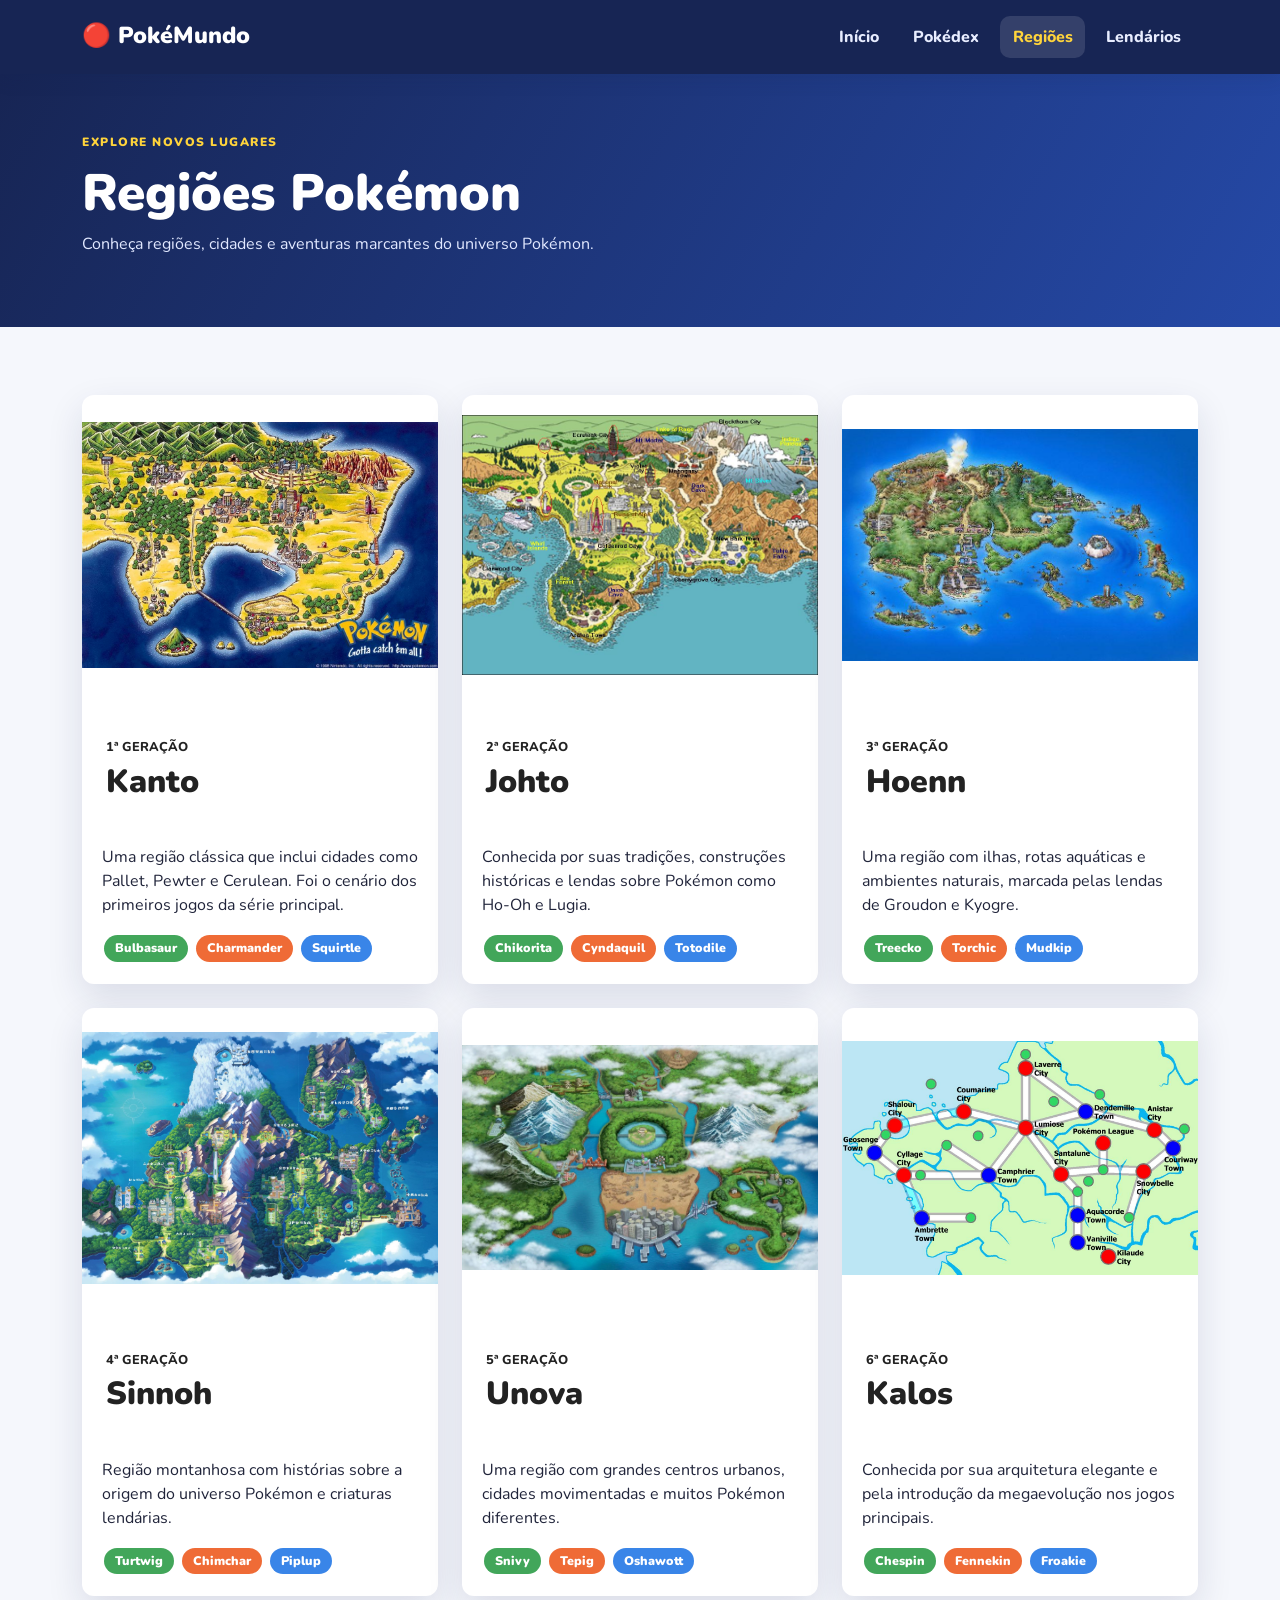
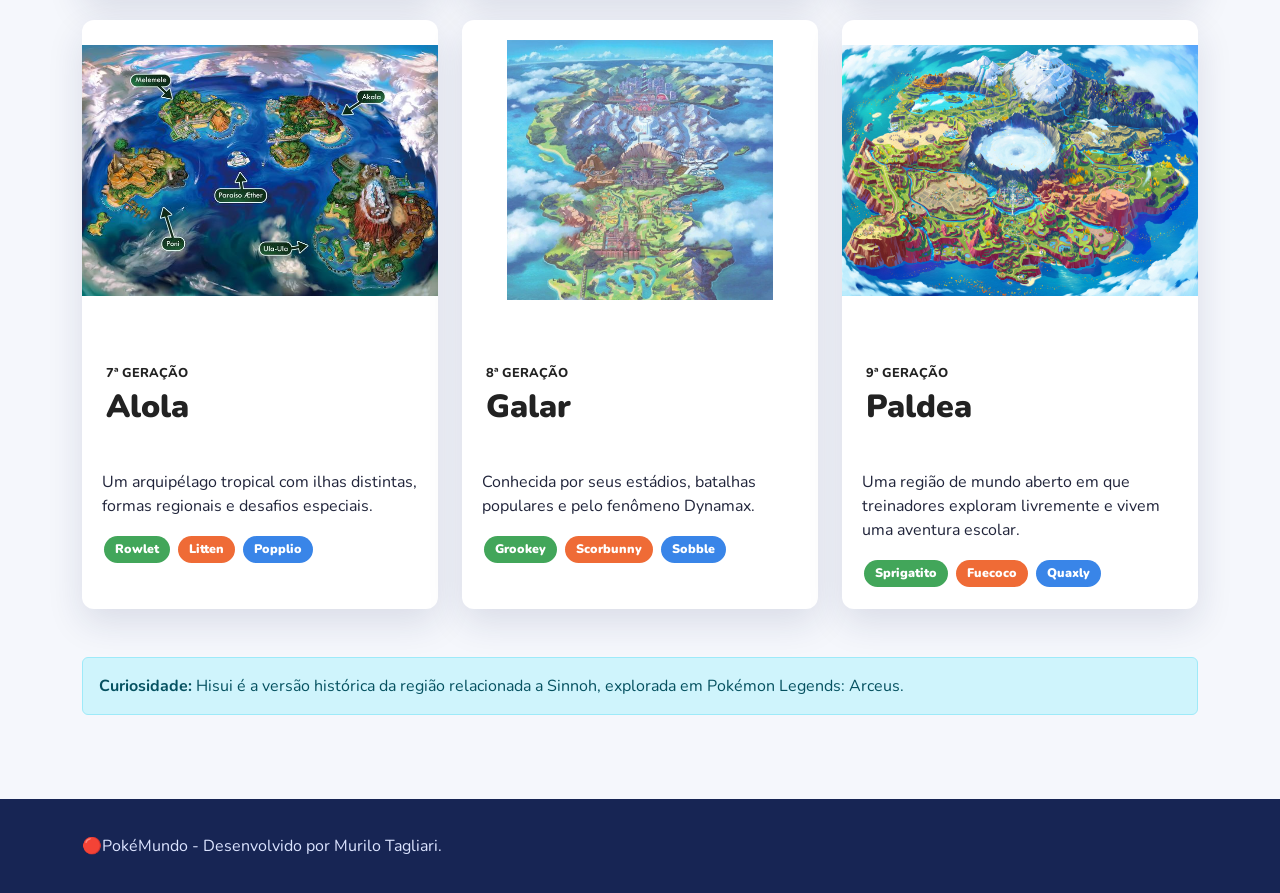
<file: regioes.html>
<!DOCTYPE html>
<html lang="pt-br">
<head>
    <meta charset="UTF-8">
    <meta name="viewport" content="width=device-width, initial-scale=1.0">
    <title>Regiões | PokéMundo</title>
    <link href="https://cdn.jsdelivr.net/npm/bootstrap@5.3.3/dist/css/bootstrap.min.css" rel="stylesheet">
    <link rel="stylesheet" href="CSS/style.css">
</head>
<body>

<nav class="navbar navbar-expand-lg navbar-dark sticky-top">
    <div class="container">
        <a class="navbar-brand" href="index.html">🔴 PokéMundo</a>
        <button class="navbar-toggler" type="button" data-bs-toggle="collapse" data-bs-target="#menu">
            <span class="navbar-toggler-icon"></span>
        </button>
        <div class="collapse navbar-collapse" id="menu">
            <ul class="navbar-nav ms-auto">
                <li class="nav-item"><a class="nav-link" href="index.html">Início</a></li>
                <li class="nav-item"><a class="nav-link" href="pokedex.html">Pokédex</a></li>
                <li class="nav-item"><a class="nav-link active" href="regioes.html">Regiões</a></li>
                <li class="nav-item"><a class="nav-link" href="lendarios.html">Lendários</a></li>
            </ul>
        </div>
    </div>
</nav>

<main>
    <section class="page-banner">
        <div class="container">
            <span class="small-label">EXPLORE NOVOS LUGARES</span>
            <h1>Regiões Pokémon</h1>
            <p>Conheça regiões, cidades e aventuras marcantes do universo Pokémon.</p>
        </div>
    </section>

    <section class="section">
        <div class="container">
            <div class="row g-4">

                <div class="col-md-6 col-lg-4">
                    <article class="region-card">
                        <img src="IMG/Kanto.png" alt="Mapa da região de Kanto" class="region-image">
                        <div class="region-top"><span>1ª GERAÇÃO</span><h2>Kanto</h2></div>
                        <div class="card-body">
                            <p>Uma região clássica que inclui cidades como Pallet, Pewter e Cerulean. Foi o cenário dos primeiros jogos da série principal.</p>
                           <span class="type-badge type-grass">Bulbasaur</span>
                           <span class="type-badge type-fire">Charmander</span>
                           <span class="type-badge type-water">Squirtle</span>
                        </div>
                    </article>
                </div>

                <div class="col-md-6 col-lg-4">
                    <article class="region-card">
                        <img src="IMG/Johto.png" alt="Mapa da região de Johto" class="region-image">
                        <div class="region-top"><span>2ª GERAÇÃO</span><h2>Johto</h2></div>
                        <div class="card-body">
                            <p>Conhecida por suas tradições, construções históricas e lendas sobre Pokémon como Ho-Oh e Lugia.</p>
                            <span class="type-badge type-grass">Chikorita</span>
                            <span class="type-badge type-fire">Cyndaquil</span>
                            <span class="type-badge type-water">Totodile</span>
                        </div>
                    </article>
                </div>

                <div class="col-md-6 col-lg-4">
                    <article class="region-card">
                        <img src="IMG/Hoenn.png" alt="Mapa da região de Hoenn" class="region-image">
                        <div class="region-top"><span>3ª GERAÇÃO</span><h2>Hoenn</h2></div>
                        <div class="card-body">
                            <p>Uma região com ilhas, rotas aquáticas e ambientes naturais, marcada pelas lendas de Groudon e Kyogre.</p>
                            <span class="type-badge type-grass">Treecko</span>
                            <span class="type-badge type-fire">Torchic</span>
                            <span class="type-badge type-water">Mudkip</span>
                        </div>
                    </article>
                </div>

                <div class="col-md-6 col-lg-4">
                    <article class="region-card">
                        <img src="IMG/Sinnoh.jpg" alt="Mapa da região de Sinnoh" class="region-image">
                        <div class="region-top"><span>4ª GERAÇÃO</span><h2>Sinnoh</h2></div>
                        <div class="card-body">
                            <p>Região montanhosa com histórias sobre a origem do universo Pokémon e criaturas lendárias.</p>
                            <span class="type-badge type-grass">Turtwig</span>
                            <span class="type-badge type-fire">Chimchar</span>
                            <span class="type-badge type-water">Piplup</span>
                        </div>
                    </article>
                </div>

                <div class="col-md-6 col-lg-4">
                    <article class="region-card">
                        <img src="IMG/Unova.png" alt="Mapa da região de Unova" class="region-image">
                        <div class="region-top"><span>5ª GERAÇÃO</span><h2>Unova</h2></div>
                        <div class="card-body">
                            <p>Uma região com grandes centros urbanos, cidades movimentadas e muitos Pokémon diferentes.</p>
                            <span class="type-badge type-grass">Snivy</span>
                            <span class="type-badge type-fire">Tepig</span>
                            <span class="type-badge type-water">Oshawott</span>
                        </div>
                    </article>
                </div>

                <div class="col-md-6 col-lg-4">
                    <article class="region-card">
                        <img src="IMG/Kalos.jpg" alt="Mapa da região de Kalos" class="region-image">
                        <div class="region-top"><span>6ª GERAÇÃO</span><h2>Kalos</h2></div>
                        <div class="card-body">
                            <p>Conhecida por sua arquitetura elegante e pela introdução da megaevolução nos jogos principais.</p>
                            <span class="type-badge type-grass">Chespin</span>
                            <span class="type-badge type-fire">Fennekin</span>
                            <span class="type-badge type-water">Froakie</span>
                        </div>
                    </article>
                </div>

                <div class="col-md-6 col-lg-4">
                    <article class="region-card">
                        <img src="IMG/Alola.jpg" alt="Mapa da região de Alola" class="region-image">
                        <div class="region-top"><span>7ª GERAÇÃO</span><h2>Alola</h2></div>
                        <div class="card-body">
                            <p>Um arquipélago tropical com ilhas distintas, formas regionais e desafios especiais.</p>
                            <span class="type-badge type-grass">Rowlet</span>
                            <span class="type-badge type-fire">Litten</span>
                            <span class="type-badge type-water">Popplio</span>
                        </div>
                    </article>
                </div>

                <div class="col-md-6 col-lg-4">
                    <article class="region-card">
                        <img src="IMG/Galar.png" alt="Mapa da região de Galar" class="region-image">
                        <div class="region-top"><span>8ª GERAÇÃO</span><h2>Galar</h2></div>
                        <div class="card-body">
                            <p>Conhecida por seus estádios, batalhas populares e pelo fenômeno Dynamax.</p>
                            <span class="type-badge type-grass">Grookey</span>
                            <span class="type-badge type-fire">Scorbunny</span>
                            <span class="type-badge type-water">Sobble</span>
                        </div>
                    </article>
                </div>

                <div class="col-md-6 col-lg-4">
                    <article class="region-card">
                        <img src="IMG/Paldea.png" alt="Mapa da região de Paldea" class="region-image">
                        <div class="region-top"><span>9ª GERAÇÃO</span><h2>Paldea</h2></div>
                        <div class="card-body">
                            <p>Uma região de mundo aberto em que treinadores exploram livremente e vivem uma aventura escolar.</p>
                            <span class="type-badge type-grass">Sprigatito</span>
                            <span class="type-badge type-fire">Fuecoco</span>
                            <span class="type-badge type-water">Quaxly</span>
                        </div>
                    </article>
                </div>

            </div>

            <div class="alert alert-info mt-5">
                <strong>Curiosidade:</strong> Hisui é a versão histórica da região relacionada a Sinnoh, explorada em Pokémon Legends: Arceus.
            </div>
        </div>
    </section>
</main>

<footer>
    <div class="container">
        <p class="mb-0">🔴PokéMundo - Desenvolvido por Murilo Tagliari.</p>
    </div>
</footer>
<script src="https://cdn.jsdelivr.net/npm/bootstrap@5.3.3/dist/js/bootstrap.bundle.min.js"></script>
<script src="JS/scrypt.js"></script>
</body>
</html>
</file>
<file: CSS/style.css>
@import url('https://fonts.googleapis.com/css2?family=Nunito:wght@400;600;700;800;900&display=swap');

:root {
    --red: #e63946;
    --red-dark: #bd2635;
    --navy: #172554;
    --blue: #2563eb;
    --yellow: #ffd43b;
    --ink: #20243a;
    --muted: #687086;
    --shadow: 0 14px 36px rgba(23, 37, 84, 0.12);
}

* {
    box-sizing: border-box;
}

html {
    scroll-behavior: smooth;
}

body {
    margin: 0;
    font-family: 'Nunito', Arial, sans-serif;
    background: #f5f7fc;
    color: var(--ink);
}

a {
    text-decoration: none;
}

.navbar {
    background: var(--navy);
    padding: 0.9rem 0;
    box-shadow: 0 4px 18px #17255425;
}

.navbar-brand {
    font-size: 1.45rem;
    font-weight: 900;
    color: white !important;
}

.nav-link {
    color: #e8edff !important;
    font-weight: 800;
    margin: 0 0.25rem;
    border-radius: 10px;
    padding: 0.55rem 0.8rem !important;
}

.nav-link:hover,
.nav-link.active {
    background: #ffffff20;
    color: var(--yellow) !important;
}

.hero {
    padding: 85px 0;
    color: white;
    background:
        radial-gradient(circle at 85% 25%, #ffffff22 0 9%, transparent 9.5%),
        linear-gradient(125deg, #172554, #2549a7 60%, #e63946);
    overflow: hidden;
}

.hero h1 {
    max-width: 800px;
    font-size: clamp(2.5rem, 5vw, 4.6rem);
    line-height: 1.05;
    font-weight: 900;
    margin: 18px 0;
}

.hero p {
    max-width: 650px;
    color: #edf2ff;
    font-size: 1.15rem;
    margin-bottom: 28px;
}

.hero-art {
    width: min(100%, 320px);
    filter: drop-shadow(0 20px 20px #0003);
}

.small-label {
    color: var(--red);
    font-size: 0.75rem;
    letter-spacing: 1.5px;
    font-weight: 900;
}

.hero .small-label,
.page-banner .small-label {
    color: var(--yellow);
}

.btn-pokemon {
    background: var(--yellow);
    color: var(--navy);
    border: 0;
    border-radius: 999px;
    padding: 0.8rem 1.4rem;
    font-weight: 900;
    box-shadow: 0 5px 0 #c49c13;
}

.btn-pokemon:hover {
    background: #ffe477;
    color: var(--navy);
}

.section {
    padding: 68px 0;
}

.section-heading {
    color: var(--navy);
    font-weight: 900;
    letter-spacing: -0.5px;
    margin-bottom: 24px;
}

.feature-card {
    background: white;
    padding: 25px;
    height: 100%;
    border-radius: 22px;
    box-shadow: var(--shadow);
    transition: transform 0.2s;
}

.feature-card:hover {
    transform: translateY(-5px);
}

.feature-card h3 {
    font-weight: 900;
    color: var(--navy);
    font-size: 1.2rem;
}

.feature-card p {
    color: var(--muted);
    margin-bottom: 0;
}

.feature-icon {
    width: 58px;
    height: 58px;
    border-radius: 18px;
    display: grid;
    place-items: center;
    background: #fff0f0;
    font-size: 1.8rem;
    margin-bottom: 18px;
}

.pokemon-mini {
    background: white;
    border-radius: 18px;
    padding: 15px 5px;
    box-shadow: var(--shadow);
    height: 100%;
}

.pokemon-mini img {
    width: 100%;
    max-width: 140px;
}

.pokemon-mini h3 {
    font-size: 1rem;
    font-weight: 900;
}

.page-banner {
    padding: 55px 0;
    background: linear-gradient(120deg, #172554, #2549a7);
    color: white;
}

.page-banner h1 {
    font-size: clamp(2.2rem, 4vw, 3.5rem);
    font-weight: 900;
    margin-top: 10px;
}

.page-banner p {
    color: #e1e8ff;
    max-width: 700px;
}

.filter-bar {
    background: white;
    padding: 20px;
    border-radius: 18px;
    box-shadow: var(--shadow);
}

.form-control,
.form-select {
    border-radius: 12px;
    padding: 0.75rem 1rem;
    border-color: #dfe4f0;
}

.pokemon-card {
    border: 0;
    border-radius: 22px;
    overflow: hidden;
    background: white;
    box-shadow: var(--shadow);
    height: 100%;
    transition: transform 0.2s;
}

.pokemon-card:hover {
    transform: translateY(-5px);
}

.pokemon-art {
    min-height: 190px;
    display: grid;
    place-items: center;
    background: linear-gradient(145deg, #eef3ff, #fff);
    padding: 18px;
}

.pokemon-art img {
    height: 155px;
    width: 100%;
    object-fit: contain;
}

.pokemon-card .card-body {
    padding: 20px;
}

.pokemon-number {
    color: #9098ab;
    font-size: 0.8rem;
    font-weight: 900;
    letter-spacing: 1px;
}

.pokemon-name {
    color: var(--navy);
    font-weight: 900;
    text-transform: capitalize;
}

.type-badge {
    display: inline-block;
    border-radius: 999px;
    padding: 4px 11px;
    font-size: 0.78rem;
    font-weight: 900;
    color: white;
    margin: 2px;
}

.type-normal { background: #9299a5; }
.type-fire { background: #ef6b36; }
.type-water { background: #3985e8; }
.type-electric { background: #e5b900; color: #252525; }
.type-grass { background: #42a65a; }
.type-ice { background: #65c9dc; color: #14313a; }
.type-fighting { background: #b8443d; }
.type-poison { background: #9a55a5; }
.type-ground { background: #b78a48; }
.type-flying { background: #8298df; }
.type-psychic { background: #e35e91; }
.type-bug { background: #8aab35; }
.type-rock { background: #a8955b; }
.type-ghost { background: #6555a4; }
.type-dragon { background: #5a54c9; }
.type-dark { background: #554b49; }
.type-steel { background: #7b91a3; }
.type-fairy { background: #e99dbb; color: #442337; }

.region-card {
    border: 0;
    border-radius: 22px;
    overflow: hidden;
    background: white;
    box-shadow: var(--shadow);
    height: 100%;
    transition: transform 0.2s;
}

.region-card:hover {
    transform: translateY(-5px);
}

.region-top {
    min-height: 150px;
    padding: 24px;
    color: white;
    display: flex;
    flex-direction: column;
    justify-content: end;
    background: linear-gradient(135deg, #2563eb, #172554);
}

.region-card:nth-child(3n+2) .region-top {
    background: linear-gradient(135deg, #e63946, #9f2032);
}

.region-card:nth-child(3n) .region-top {
    background: linear-gradient(135deg, #159a8c, #14532d);
}

.region-top span {
    font-size: 0.8rem;
    font-weight: 800;
}

.region-top h2 {
    font-weight: 900;
    margin: 5px 0 0;
}

.region-card .card-body {
    padding: 22px;
}

.legendary-card {
    padding: 24px;
    background: white;
    border-radius: 22px;
    box-shadow: var(--shadow);
    height: 100%;
    text-align: center;
}

.legendary-card img {
    width: 150px;
    height: 150px;
    object-fit: contain;
}

.legendary-card h2 {
    color: var(--navy);
}

.stat-box {
    background: white;
    border-radius: 18px;
    padding: 20px;
    box-shadow: var(--shadow);
    height: 100%;
}

.stat-box strong {
    display: block;
    font-size: 2rem;
    color: var(--red);
    font-weight: 900;
}

footer {
    background: var(--navy);
    color: #dce4ff;
    padding: 35px 0;
}

footer h3 {
    font-weight: 900;
}

footer p {
    margin-bottom: 8px;
}

@media (max-width: 767px) {
    .hero {
        padding: 60px 0;
        text-align: center;
    }

    .hero h1,
    .hero p {
        margin-left: auto;
        margin-right: auto;
    }

    .hero-art {
        max-width: 220px;
        margin-top: 25px;
    }

    .section {
        padding: 48px 0;
    }
}

.region-image {
    width: 100%;
    height: 260px;
    object-fit: contain;
    object-position: center;
    display: block;
    background-color: #ffffff;
    margin-top: 20px;
}

.region-card {
    overflow: hidden;
    height: 100%;
    border-radius: 12px;
    transition: transform 0.3s ease, box-shadow 0.3s ease;
}

.region-card:hover {
    transform: translateY(-5px);
    box-shadow: 0 8px 24px rgba(0, 0, 0, 0.2);
}

.region-top {
    background: #fff;
    color: #222;
    margin-top: 0;
    border: none;
}

.region-card .card-body {
    padding: 20px;
}

#pokemonGrid {
    display: grid !important;
    grid-template-columns: repeat(3, minmax(0, 1fr));
    gap: 24px;
    width: 100%;
    margin-top: 30px;
}

#pokemonGrid > * {
    width: 100%;
    max-width: none;
    min-width: 0;
    margin: 0;
}

#pokemonGrid .pokemon-card {
    width: 100%;
    min-width: 0;
    height: 100%;
}

#pokemonGrid img {
    max-width: 100%;
    object-fit: contain;
}

#pokemonGrid h3,
#pokemonGrid p {
    overflow-wrap: break-word;
    word-break: normal;
}

@media (max-width: 700px) {
    #pokemonGrid {
        grid-template-columns: repeat(2, minmax(0, 1fr));
        gap: 14px;
    }
}

@media (max-width: 420px) {
    #pokemonGrid {
        grid-template-columns: 1fr;
    }
}
</file>
